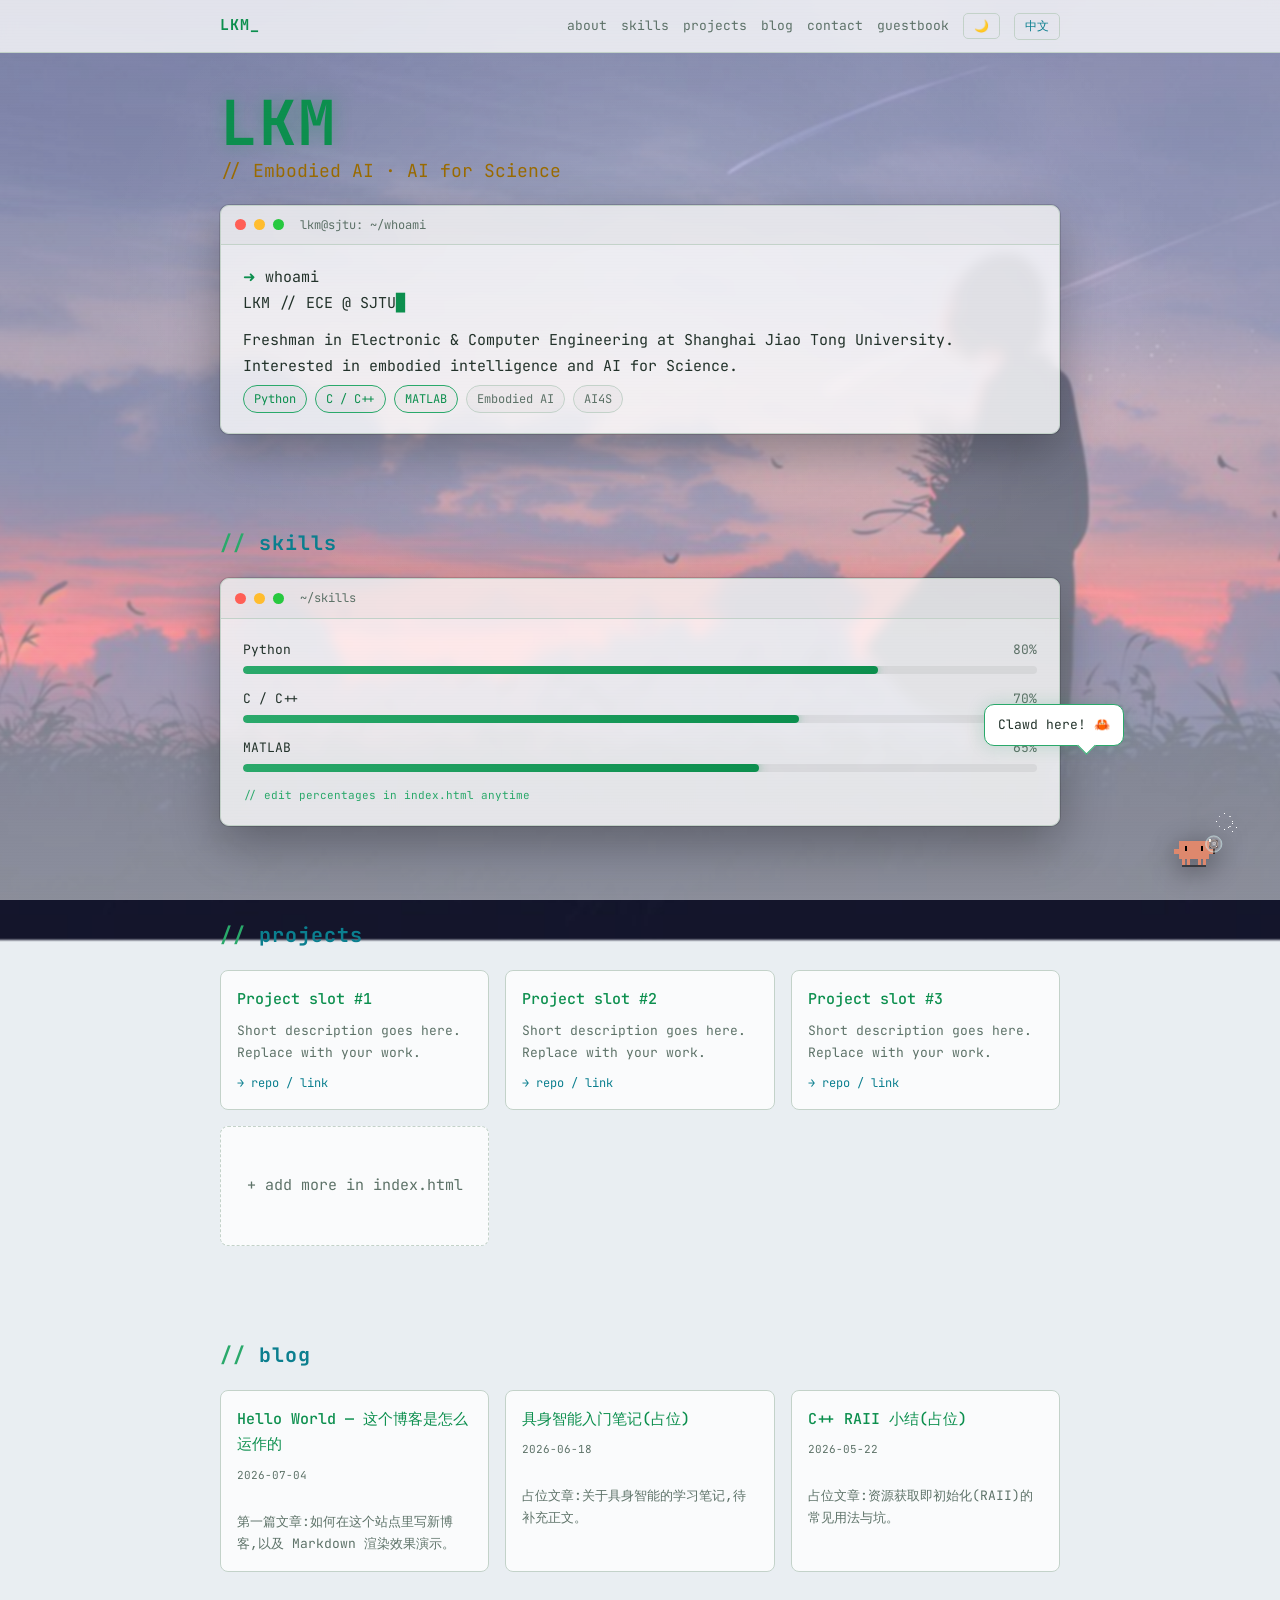
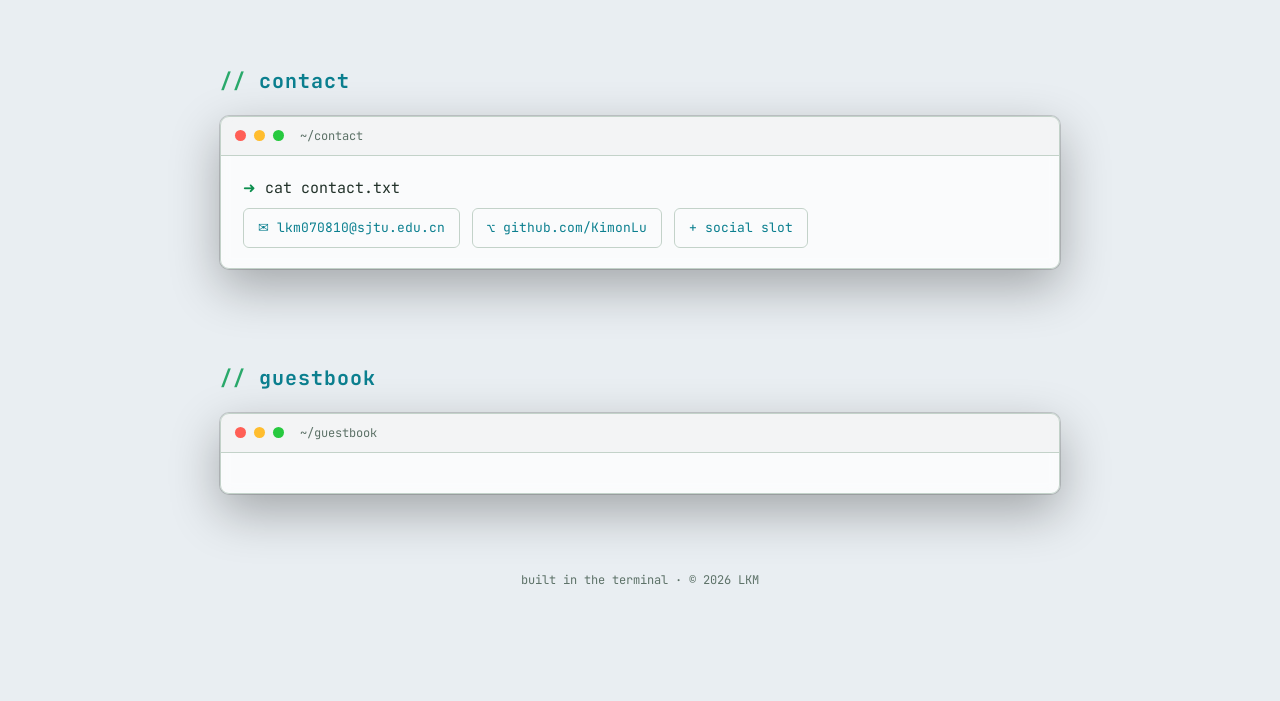
<file: index.html>
<!DOCTYPE html>
<html lang="en">
<head>
<meta charset="UTF-8" />
<meta name="viewport" content="width=device-width, initial-scale=1.0" />
<title>LKM // terminal</title>
<meta name="description" content="LKM — ECE @ SJTU. Embodied AI & AI4S." />
<link rel="preconnect" href="https://fonts.googleapis.com" />
<link rel="preconnect" href="https://fonts.gstatic.com" crossorigin />
<link href="https://fonts.googleapis.com/css2?family=JetBrains+Mono:wght@400;500;700&display=swap" rel="stylesheet" />
<link rel="stylesheet" href="css/style.css" />
<!-- 首帧防闪烁:在 CSS 生效前就定好主题,避免夜间用户看到白屏闪一下 -->
<script>
  document.documentElement.dataset.theme =
    localStorage.getItem('theme') ||
    (matchMedia('(prefers-color-scheme: light)').matches ? 'light' : 'dark');
</script>
</head>
<body>

<!-- 背景三层:背景图 / 压暗纱 / 字符云画布 -->
<div id="bg-image"></div>
<div id="bg-tint"></div>
<canvas id="ascii"></canvas>

<!-- ===== 顶栏 ===== -->
<header class="topbar">
  <div class="wrap">
    <span class="brand">LKM<span class="blink">_</span></span>
    <nav class="nav">
      <a href="#about" data-en="about" data-zh="关于"></a>
      <a href="#skills" data-en="skills" data-zh="技能"></a>
      <a href="#projects" data-en="projects" data-zh="项目"></a>
      <a href="#blog" data-en="blog" data-zh="博客"></a>
      <a href="#contact" data-en="contact" data-zh="联系"></a>
      <a href="#guestbook" data-en="guestbook" data-zh="留言"></a>
      <button class="ctrl-btn" id="themeBtn" title="theme">☀</button>
      <button class="ctrl-btn" id="langBtn">中文</button>
    </nav>
  </div>
</header>

<main class="wrap">

  <!-- ===== Hero / 关于 ===== -->
  <section class="hero" id="about">
    <div>
      <h1>LKM</h1>
      <p class="sub" data-en="// Embodied AI · AI for Science"
                     data-zh="// 具身智能 · AI for Science"></p>
    </div>
    <div class="term">
      <div class="term-head">
        <span class="dot r"></span><span class="dot y"></span><span class="dot g"></span>
        <span class="term-title">lkm@sjtu: ~/whoami</span>
      </div>
      <div class="term-body">
        <p><span class="prompt"></span><span class="cmd">whoami</span></p>
        <p class="typed" id="typed"></p>
        <p style="margin-top:12px"
           data-en="Freshman in Electronic &amp; Computer Engineering at Shanghai Jiao Tong University. Interested in embodied intelligence and AI for Science."
           data-zh="上海交通大学 电子与计算机工程 大一在读。对具身智能与 AI for Science 方向感兴趣。"></p>
        <div class="tags">
          <span class="tag on">Python</span>
          <span class="tag on">C / C++</span>
          <span class="tag on">MATLAB</span>
          <span class="tag" data-en="Embodied AI" data-zh="具身智能"></span>
          <span class="tag" data-en="AI4S" data-zh="AI4S"></span>
        </div>
      </div>
    </div>
  </section>

  <!-- ===== 技能 ===== -->
  <section id="skills">
    <h2 class="sec" data-en="skills" data-zh="技能"></h2>
    <div class="term">
      <div class="term-head">
        <span class="dot r"></span><span class="dot y"></span><span class="dot g"></span>
        <span class="term-title">~/skills</span>
      </div>
      <div class="term-body" id="skillBox">
        <div class="skill-row" data-pct="80">
          <div class="label"><span>Python</span><span class="pct">80%</span></div>
          <div class="bar"><i></i></div>
        </div>
        <div class="skill-row" data-pct="70">
          <div class="label"><span>C / C++</span><span class="pct">70%</span></div>
          <div class="bar"><i></i></div>
        </div>
        <div class="skill-row" data-pct="65">
          <div class="label"><span>MATLAB</span><span class="pct">65%</span></div>
          <div class="bar"><i></i></div>
        </div>
        <p class="hint" style="margin-top:8px"
           data-en="// edit percentages in index.html anytime"
           data-zh="// 百分比可随时在 index.html 中修改"></p>
      </div>
    </div>
  </section>

  <!-- ===== 项目 ===== -->
  <section id="projects">
    <h2 class="sec" data-en="projects" data-zh="项目"></h2>
    <div class="grid">
      <div class="proj">
        <span class="pt" data-en="Project slot #1" data-zh="项目位 #1"></span>
        <span class="pd" data-en="Short description goes here. Replace with your work."
                         data-zh="在此填写简介，替换为你的作品。"></span>
        <span class="pl"><a href="#" data-en="→ repo / link" data-zh="→ 仓库 / 链接"></a></span>
      </div>
      <div class="proj">
        <span class="pt" data-en="Project slot #2" data-zh="项目位 #2"></span>
        <span class="pd" data-en="Short description goes here. Replace with your work."
                         data-zh="在此填写简介，替换为你的作品。"></span>
        <span class="pl"><a href="#" data-en="→ repo / link" data-zh="→ 仓库 / 链接"></a></span>
      </div>
      <div class="proj">
        <span class="pt" data-en="Project slot #3" data-zh="项目位 #3"></span>
        <span class="pd" data-en="Short description goes here. Replace with your work."
                         data-zh="在此填写简介，替换为你的作品。"></span>
        <span class="pl"><a href="#" data-en="→ repo / link" data-zh="→ 仓库 / 链接"></a></span>
      </div>
      <div class="proj add" data-en="+ add more in index.html" data-zh="+ 在 index.html 中继续添加"></div>
    </div>
  </section>

  <!-- ===== 技术博客(卡片由 js/blog.js 从 posts/ 目录生成)===== -->
  <section id="blog">
    <h2 class="sec" data-en="blog" data-zh="技术博客"></h2>
    <div class="grid" id="blogGrid">
      <div class="proj add" data-en="loading…" data-zh="加载中…"></div>
    </div>
  </section>

  <!-- ===== 联系 ===== -->
  <section id="contact">
    <h2 class="sec" data-en="contact" data-zh="联系"></h2>
    <div class="term">
      <div class="term-head">
        <span class="dot r"></span><span class="dot y"></span><span class="dot g"></span>
        <span class="term-title">~/contact</span>
      </div>
      <div class="term-body">
        <p><span class="prompt"></span><span class="cmd">cat contact.txt</span></p>
        <div class="links">
          <a href="mailto:lkm070810@sjtu.edu.cn">✉ lkm070810@sjtu.edu.cn</a>
          <a href="https://github.com/KimonLu" target="_blank" rel="noopener">⌥ github.com/KimonLu</a>
          <a href="#" target="_blank" rel="noopener" data-en="+ social slot" data-zh="+ 社交链接位"></a>
        </div>
      </div>
    </div>
  </section>
  <!-- ===== 留言板(giscus 组件由 js/guestbook.js 注入)===== -->
  <section id="guestbook">
    <h2 class="sec" data-en="guestbook" data-zh="留言板"></h2>
    <div class="term">
      <div class="term-head">
        <span class="dot r"></span><span class="dot y"></span><span class="dot g"></span>
        <span class="term-title">~/guestbook</span>
      </div>
      <div class="term-body" id="giscusBox"></div>
    </div>
  </section>
</main>

<footer>
  <span data-en="built in the terminal · " data-zh="构建于终端 · "></span>© 2026 LKM
</footer>

<!-- ===== Clawd 桌宠(SVG 由 JS 注入 Shadow DOM)===== -->
<div id="clawd" title="Clawd"></div>
<div id="bubble"></div>
<div id="clawd-mini" title="?"></div>

<script type="module" src="js/main.js"></script>
</body>
</html>
</file>
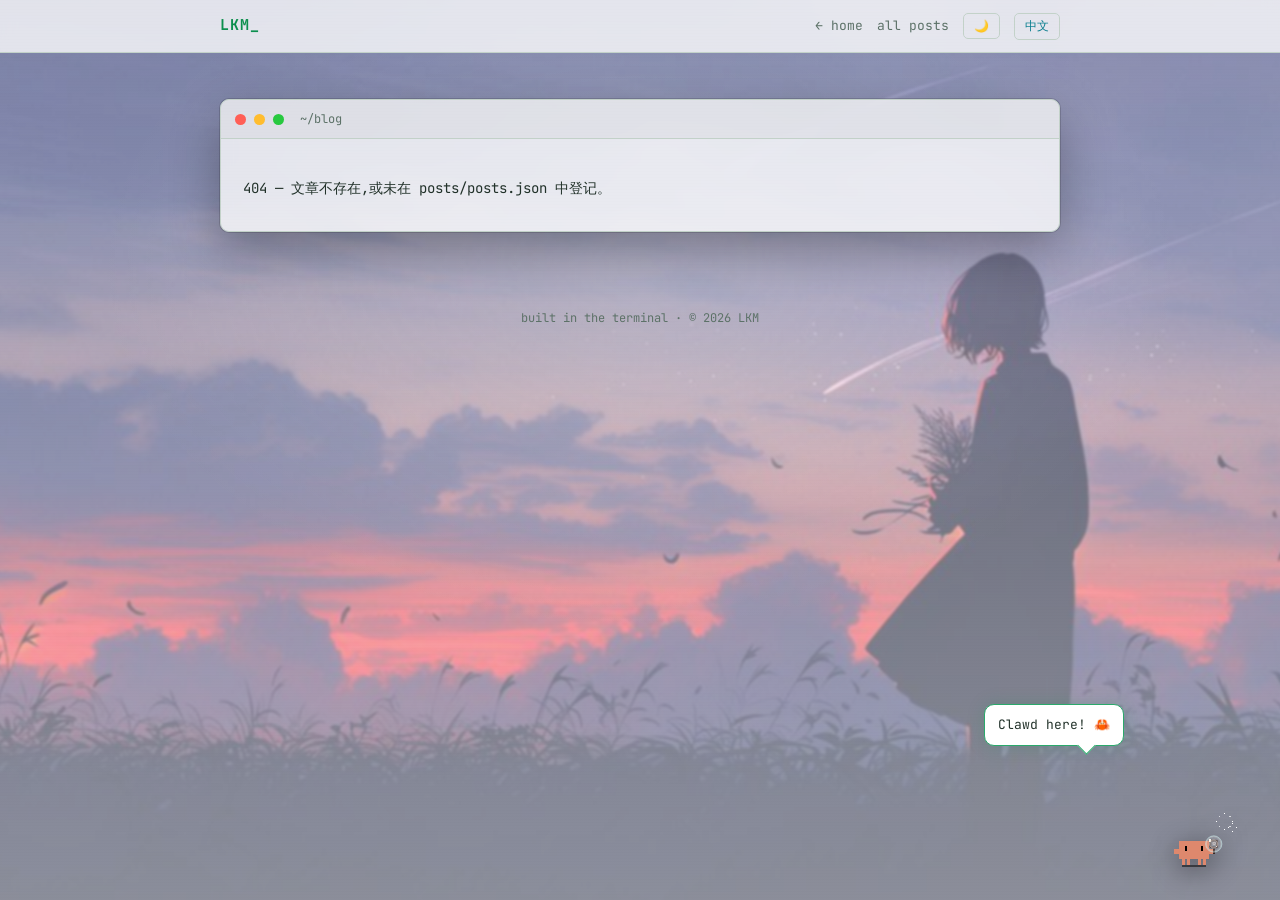
<file: blog.html>
<!DOCTYPE html>
<html lang="zh">
<head>
<meta charset="UTF-8" />
<meta name="viewport" content="width=device-width, initial-scale=1.0" />
<title>blog // LKM</title>
<link rel="preconnect" href="https://fonts.googleapis.com" />
<link rel="preconnect" href="https://fonts.gstatic.com" crossorigin />
<link href="https://fonts.googleapis.com/css2?family=JetBrains+Mono:wght@400;500;700&display=swap" rel="stylesheet" />
<link rel="stylesheet" href="css/style.css" />
<!-- 首帧防闪烁:在 CSS 生效前就定好主题(与 index.html 相同) -->
<script>
  document.documentElement.dataset.theme =
    localStorage.getItem('theme') ||
    (matchMedia('(prefers-color-scheme: light)').matches ? 'light' : 'dark');
</script>
</head>
<body>

<!-- 背景三层(与首页一致) -->
<div id="bg-image"></div>
<div id="bg-tint"></div>
<canvas id="ascii"></canvas>

<!-- ===== 顶栏 ===== -->
<header class="topbar">
  <div class="wrap">
    <span class="brand">LKM<span class="blink">_</span></span>
    <nav class="nav">
      <a href="index.html" data-en="← home" data-zh="← 首页"></a>
      <a href="index.html#blog" data-en="all posts" data-zh="全部文章"></a>
      <button class="ctrl-btn" id="themeBtn" title="theme">☀</button>
      <button class="ctrl-btn" id="langBtn">中文</button>
    </nav>
  </div>
</header>

<!-- ===== 文章 ===== -->
<main class="wrap">
  <section>
    <article class="term">
      <div class="term-head">
        <span class="dot r"></span><span class="dot y"></span><span class="dot g"></span>
        <span class="term-title" id="termTitle">~/blog</span>
      </div>
      <div class="term-body">
        <h1 class="post-title" id="postTitle"></h1>
        <p class="post-date" id="postDate"></p>
        <div class="md-body" id="mdBody">
          <p data-en="loading…" data-zh="加载中…"></p>
        </div>
      </div>
    </article>
  </section>
</main>

<footer>
  <span data-en="built in the terminal · " data-zh="构建于终端 · "></span>© 2026 LKM
</footer>

<!-- ===== Clawd 桌宠 ===== -->
<div id="clawd" title="Clawd"></div>
<div id="bubble"></div>

<script type="module" src="js/blog-reader.js"></script>
</body>
</html>
</file>
<file: css/style.css>
/* ==========================================================================
   style.css — 页面全部样式
   分区目录:
     1. 主题变量(夜间默认 / 白天覆盖)
     2. 基础与排版
     3. 背景层(背景图 / 压暗纱 / 字符云画布 / 扫描线)
     4. 顶栏
     5. 终端卡片
     6. Hero 区
     7. 小节标题
     8. 技能条
     9. 项目卡片
    10. 联系方式
    11. 页脚
    12. Clawd 桌宠(主桌宠 / 气泡 / mini 彩蛋)
    13. 响应式
   ========================================================================== */

/* ============ 1. 主题变量 ============ */
/* 夜间(默认)。--accent-rgb 供 rgba() 阴影/辉光复用,
   --char-color 是字符云颜色,--bg-brightness 控制背景图亮度。 */
:root{
  --bg:#0a0d10;
  --panel:rgba(14,18,21,0.72);
  --panel-solid:#0e1215;
  --border:#22322b;
  --green:#39ff8b;
  --green-dim:#1f9d5a;
  --cyan:#43e0d0;
  --amber:#ffcf6b;
  --text:#d5eadd;
  --muted:#7e998c;
  --accent-rgb:57,255,139;          /* 辉光/阴影底色(绿) */
  --char-color:200,255,225;         /* 字符云 RGB */
  --char-alpha:0.9;                 /* 字符云最大不透明度 */
  --bg-brightness:0.58;             /* 背景图亮度(原0.32,已调亮) */
  --bg-saturate:0.95;
  --tint-top:rgba(8,10,12,0.28);    /* 背景压暗纱:顶部 → 底部 */
  --tint-bottom:rgba(8,10,12,0.72);
  --tint-spot:rgba(57,255,139,0.10);/* 跟随鼠标的聚光色 */
  --scanline-opacity:0.5;
  --mono:'JetBrains Mono',ui-monospace,SFMono-Regular,Menlo,Consolas,monospace;
}

/* 白天模式:浅色面板 + 深色文字,背景图不再压暗 */
html[data-theme="light"]{
  --bg:#e9eef2;
  --panel:rgba(255,255,255,0.78);
  --panel-solid:#ffffff;
  --border:#c3d2c9;
  --green:#0c8f4e;
  --green-dim:#2aa96b;
  --cyan:#0b7f8f;
  --amber:#9a6b00;
  --text:#22322a;
  --muted:#5d7268;
  --accent-rgb:12,143,78;
  --char-color:255,255,255;         /* 白天字符云用纯白(同 demo) */
  --char-alpha:0.95;
  --bg-brightness:1.02;
  --bg-saturate:1.05;
  --tint-top:rgba(244,247,250,0.30);
  --tint-bottom:rgba(238,242,246,0.55);
  --tint-spot:rgba(255,255,255,0.18);
  --scanline-opacity:0.16;
}

/* ============ 2. 基础与排版 ============ */
*{box-sizing:border-box;margin:0;padding:0}
html{scroll-behavior:smooth}
body{
  background:var(--bg);
  color:var(--text);
  font-family:var(--mono);
  font-size:15px;
  line-height:1.7;
  min-height:100vh;
  overflow-x:hidden;
  position:relative;
  transition:background .35s ease,color .35s ease;
}
a{color:var(--cyan);text-decoration:none}
a:hover{color:var(--green);text-shadow:0 0 8px rgba(var(--accent-rgb),0.55)}

.wrap{max-width:880px;margin:0 auto;padding:0 20px}
section{padding:46px 0}

/* ============ 3. 背景层 ============ */
#bg-image{
  position:fixed;inset:-40px;z-index:-3;
  background:url('../assets/background.jpg') center/cover no-repeat;
  filter:brightness(var(--bg-brightness)) saturate(var(--bg-saturate)) blur(1px);
  transition:transform .25s ease-out,filter .4s ease-out;
  will-change:transform;
}
#bg-tint{
  position:fixed;inset:0;z-index:-2;pointer-events:none;
  background:
    radial-gradient(900px 600px at var(--mx,50%) var(--my,30%),var(--tint-spot),transparent 60%),
    linear-gradient(180deg,var(--tint-top),var(--tint-bottom));
  transition:background .35s ease;
}
#ascii{position:fixed;inset:0;z-index:-1;pointer-events:none}
/* CRT 扫描线 */
body::after{
  content:"";position:fixed;inset:0;z-index:50;pointer-events:none;
  background:repeating-linear-gradient(0deg,rgba(0,0,0,0)0,rgba(0,0,0,0)2px,rgba(0,0,0,0.12)3px);
  mix-blend-mode:overlay;opacity:var(--scanline-opacity);
  transition:opacity .35s ease;
}

/* ============ 4. 顶栏 ============ */
.topbar{
  position:sticky;top:0;z-index:40;
  background:var(--panel);backdrop-filter:blur(8px);
  border-bottom:1px solid var(--border);
  transition:background .35s ease;
}
.topbar .wrap{display:flex;align-items:center;justify-content:space-between;height:52px}
.brand{color:var(--green);font-weight:700;letter-spacing:1px}
.brand .blink{animation:blink 1.1s steps(1) infinite}
@keyframes blink{50%{opacity:0}}
.nav{display:flex;gap:14px;align-items:center}
.nav a{color:var(--muted);font-size:13px}
.nav a:hover{color:var(--green)}
/* 顶栏小按钮(语言切换 / 主题切换共用) */
.ctrl-btn{
  font-family:var(--mono);background:transparent;color:var(--cyan);
  border:1px solid var(--border);border-radius:5px;padding:4px 10px;
  cursor:pointer;font-size:12px;transition:.2s;
}
.ctrl-btn:hover{border-color:var(--green);color:var(--green);box-shadow:0 0 10px rgba(var(--accent-rgb),0.25)}

/* ============ 5. 终端卡片 ============ */
.term{
  background:var(--panel);border:1px solid var(--border);border-radius:9px;
  box-shadow:0 0 0 1px rgba(0,0,0,0.15),0 18px 50px rgba(0,0,0,0.30);
  backdrop-filter:blur(6px);overflow:hidden;
  transition:transform .2s ease,box-shadow .3s ease,border-color .3s ease,background .35s ease;
}
.term:hover{border-color:var(--green-dim);box-shadow:0 0 0 1px rgba(var(--accent-rgb),0.2),0 20px 60px rgba(0,0,0,0.35)}
.term-head{
  display:flex;align-items:center;gap:8px;padding:9px 14px;
  background:rgba(127,127,127,0.06);border-bottom:1px solid var(--border);
}
.dot{width:11px;height:11px;border-radius:50%}
.dot.r{background:#ff5f56}.dot.y{background:#ffbd2e}.dot.g{background:#27c93f}
.term-title{margin-left:8px;color:var(--muted);font-size:12px}
.term-body{padding:20px 22px}
.prompt{color:var(--green-dim)}
.prompt::before{content:"➜ ";color:var(--green)}
.path{color:var(--cyan)}
.cmd{color:var(--text)}

/* ============ 6. Hero 区 ============ */
.hero{display:flex;flex-direction:column;gap:18px;padding-top:38px}
.hero h1{
  font-size:clamp(34px,7vw,62px);line-height:1.05;color:var(--green);
  text-shadow:0 0 18px rgba(var(--accent-rgb),0.35);letter-spacing:2px;
}
.hero .sub{color:var(--amber);font-size:clamp(14px,2.6vw,18px)}
.typed{color:var(--text)}
.typed .cursor{color:var(--green);animation:blink 1s steps(1) infinite}
.tags{display:flex;flex-wrap:wrap;gap:8px;margin-top:6px}
.tag{
  font-size:12px;padding:3px 10px;border:1px solid var(--border);border-radius:20px;
  color:var(--muted);background:rgba(127,127,127,0.05);
}
.tag.on{color:var(--green);border-color:var(--green-dim)}

/* ============ 7. 小节标题 ============ */
h2.sec{font-size:20px;color:var(--cyan);margin-bottom:18px;letter-spacing:1px}
h2.sec::before{content:"// ";color:var(--green-dim)}

/* ============ 8. 技能条 ============ */
.skill-row{margin-bottom:14px}
.skill-row .label{display:flex;justify-content:space-between;font-size:13px;margin-bottom:5px}
.skill-row .label .pct{color:var(--muted)}
.bar{height:8px;background:rgba(127,127,127,0.12);border-radius:6px;overflow:hidden}
.bar>i{
  display:block;height:100%;border-radius:6px;width:0;
  background:linear-gradient(90deg,var(--green-dim),var(--green));
  box-shadow:0 0 10px rgba(var(--accent-rgb),0.5);transition:width 1.1s ease;
}

/* ============ 9. 项目卡片 ============ */
.grid{display:grid;grid-template-columns:repeat(auto-fill,minmax(250px,1fr));gap:16px}
.proj{
  border:1px solid var(--border);border-radius:8px;padding:16px;
  background:var(--panel);transition:.2s;display:flex;flex-direction:column;gap:8px;
}
.proj:hover{border-color:var(--green-dim);transform:translateY(-3px);background:rgba(var(--accent-rgb),0.06)}
.proj .pt{color:var(--green);font-weight:500}
.proj .pd{color:var(--muted);font-size:13px;flex:1}
.proj .pl{font-size:12px}
.proj.add{align-items:center;justify-content:center;color:var(--muted);border-style:dashed;min-height:120px}

/* ============ 9.5 技术博客 ============ */
/* 首页文章卡片:复用 .proj 外观,整卡可点 */
a.proj{color:inherit}
a.proj:hover{text-shadow:none}
.proj .post-date{font-size:11px;color:var(--muted)}

/* 阅读页(blog.html)标题区 */
.post-title{font-size:24px;color:var(--green);line-height:1.3;margin-bottom:4px}
.post-date{font-size:12px;color:var(--muted);margin-bottom:18px}

/* Markdown 正文排版 */
.md-body{font-size:14px}
.md-body h1,.md-body h2,.md-body h3,.md-body h4{
  color:var(--cyan);margin:26px 0 10px;line-height:1.35;
}
.md-body h1{font-size:22px}
.md-body h2{font-size:18px}
.md-body h2::before{content:"## ";color:var(--green-dim)}
.md-body h3{font-size:15px}
.md-body h3::before{content:"### ";color:var(--green-dim)}
.md-body p{margin:10px 0}
.md-body ul,.md-body ol{margin:10px 0;padding-left:24px}
.md-body li{margin:4px 0}
.md-body code{
  background:rgba(127,127,127,0.14);border-radius:4px;padding:1px 6px;
  font-size:13px;color:var(--amber);
}
.md-body pre{
  background:var(--panel-solid);border:1px solid var(--border);border-radius:8px;
  padding:14px 16px;margin:14px 0;overflow-x:auto;
}
.md-body pre code{background:none;padding:0;color:var(--text)}
.md-body blockquote{
  border-left:3px solid var(--green-dim);margin:14px 0;padding:4px 14px;
  color:var(--muted);
}
.md-body table{border-collapse:collapse;margin:14px 0;width:100%;font-size:13px}
.md-body th,.md-body td{border:1px solid var(--border);padding:6px 10px;text-align:left}
.md-body th{color:var(--green);background:rgba(127,127,127,0.06)}
.md-body img{max-width:100%;border-radius:8px}
.md-body hr{border:none;border-top:1px dashed var(--border);margin:22px 0}
.md-body a{word-break:break-all}

/* ============ 9.8 留言板(giscus) ============ */
.giscus{width:100%}
.gb-hint{
  color:var(--muted);font-size:13px;line-height:1.8;
  border:1px dashed var(--border);border-radius:8px;padding:14px 16px;
}

/* ============ 10. 联系方式 ============ */
.links{display:flex;flex-wrap:wrap;gap:12px;margin-top:6px}
.links a{
  border:1px solid var(--border);border-radius:6px;padding:8px 14px;font-size:13px;
  display:inline-flex;gap:8px;align-items:center;transition:.2s;
}
.links a:hover{border-color:var(--green);box-shadow:0 0 12px rgba(var(--accent-rgb),0.2)}

/* ============ 11. 页脚 ============ */
footer{padding:30px 0 110px;text-align:center;color:var(--muted);font-size:12px}
.hint{font-size:11px;color:var(--green-dim)}

/* ============ 12. Clawd 桌宠 ============ */
/* 主桌宠:固定右下角,可拖拽;SVG 注入其 Shadow DOM(隔离各素材的动画样式) */
#clawd{
  position:fixed;right:26px;bottom:22px;z-index:60;
  width:120px;height:120px;cursor:grab;user-select:none;
  filter:drop-shadow(0 6px 14px rgba(0,0,0,0.45));
}
#clawd:active{cursor:grabbing}

/* 对话气泡 */
#bubble{
  position:fixed;z-index:61;max-width:230px;padding:10px 13px;
  background:var(--panel-solid);border:1px solid var(--green-dim);border-radius:10px;
  color:var(--text);font-size:13px;line-height:1.5;
  box-shadow:0 0 18px rgba(var(--accent-rgb),0.18);opacity:0;transform:translateY(6px);
  transition:opacity .2s,transform .2s;pointer-events:none;
}
#bubble.show{opacity:1;transform:translateY(0)}
#bubble::after{
  content:"";position:absolute;bottom:-7px;right:30px;width:12px;height:12px;
  background:var(--panel-solid);border-right:1px solid var(--green-dim);
  border-bottom:1px solid var(--green-dim);transform:rotate(45deg);
}

/* mini Clawd 彩蛋:平时隐藏,由 JS 控制出场动画 */
#clawd-mini{
  position:fixed;z-index:59;width:64px;height:64px;
  cursor:pointer;user-select:none;display:none;
  filter:drop-shadow(0 4px 8px rgba(0,0,0,0.35));
}

/* ============ 13. 响应式 ============ */
@media(max-width:560px){
  #clawd{width:88px;height:88px;right:12px;bottom:12px}
  #clawd-mini{width:48px;height:48px}
  .term-body{padding:16px}
}
</file>
